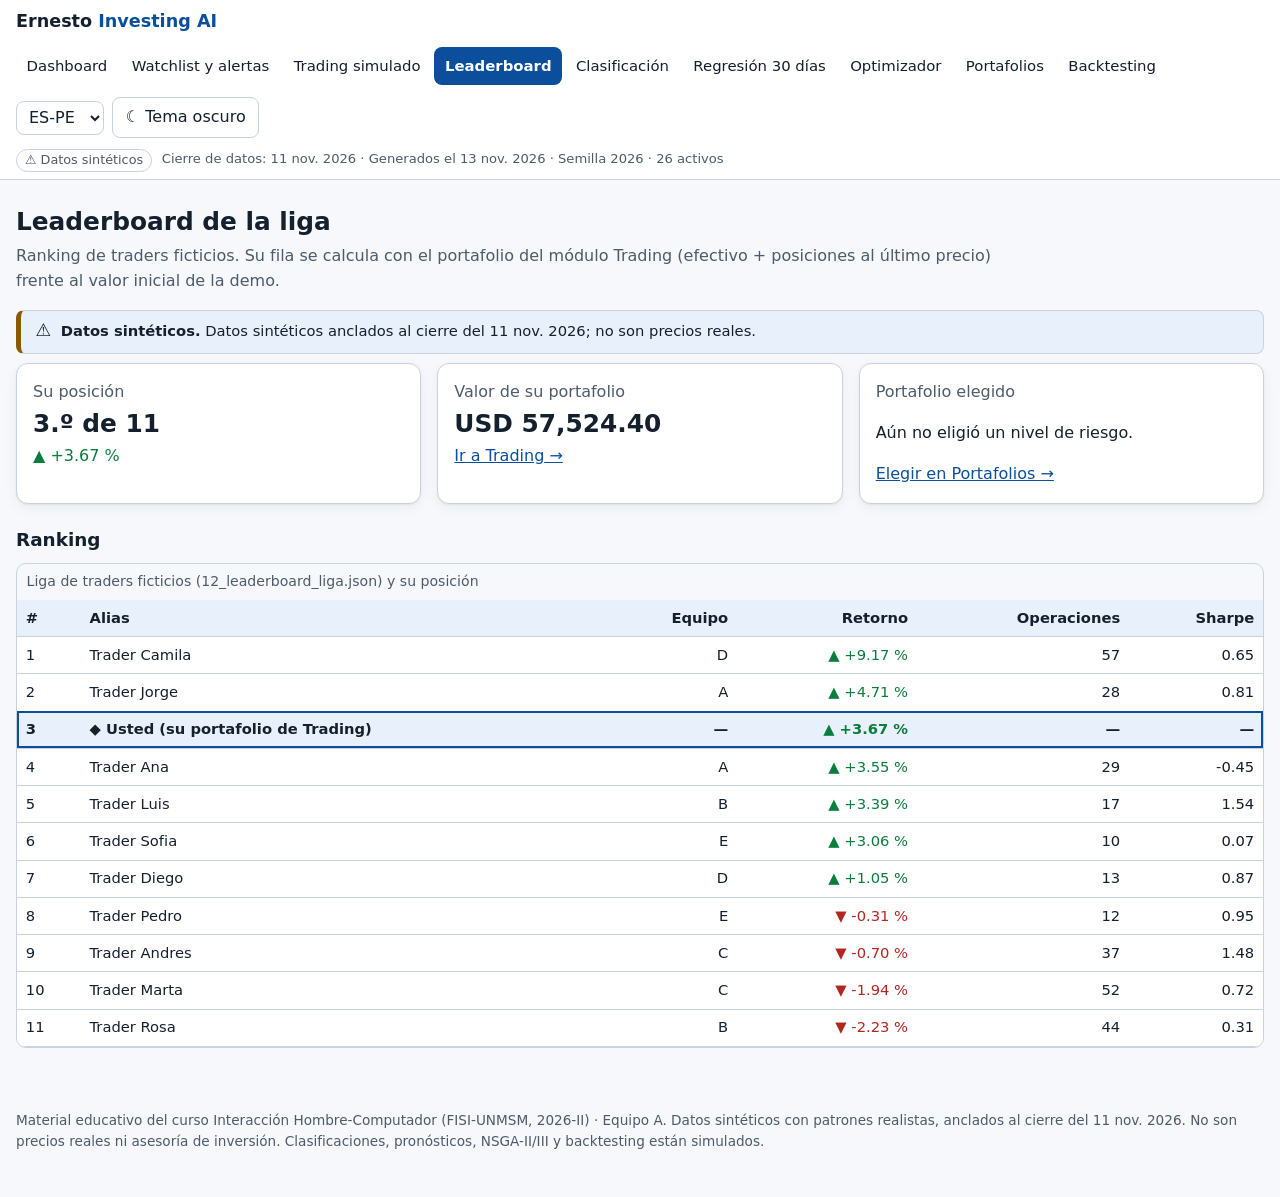
<file: leaderboard.html>
<!doctype html>
<html lang="es"><head><meta charset="utf-8"><meta name="viewport" content="width=device-width,initial-scale=1">
<title>Leaderboard · Ernesto Investing AI</title><link rel="stylesheet" href="css/styles.css"></head>
<body data-page="leaderboard" data-title="lb.title">
<main>
  <h1 data-i18n="lb.title">Leaderboard de la liga</h1>
  <p class="lead" data-i18n="lb.lead">Ranking de traders ficticios. Su fila se calcula con el portafolio del módulo Trading (efectivo + posiciones al último precio) frente al valor inicial de la demo.</p>
  <div data-sim="base"></div>
  <div class="grid" id="me" aria-live="polite"></div>
  <h2 data-i18n="lb.rank">Ranking</h2>
  <div class="tw free"><table><caption data-i18n="lb.cap">Liga de traders ficticios (12_leaderboard_liga.json) y su posición</caption>
    <thead><tr><th scope="col">#</th><th scope="col" class="l" data-i18n="lb.alias">Alias</th><th scope="col" data-i18n="lb.team">Equipo</th>
    <th scope="col" data-i18n="lb.ret">Retorno</th><th scope="col" data-i18n="lb.ops">Operaciones</th><th scope="col" data-i18n="lb.sharpe">Sharpe</th></tr></thead>
    <tbody id="tb"></tbody></table></div>
</main>
<script src="js/common.js"></script>
<script src="js/leaderboard.js"></script>
</body></html>
</file>
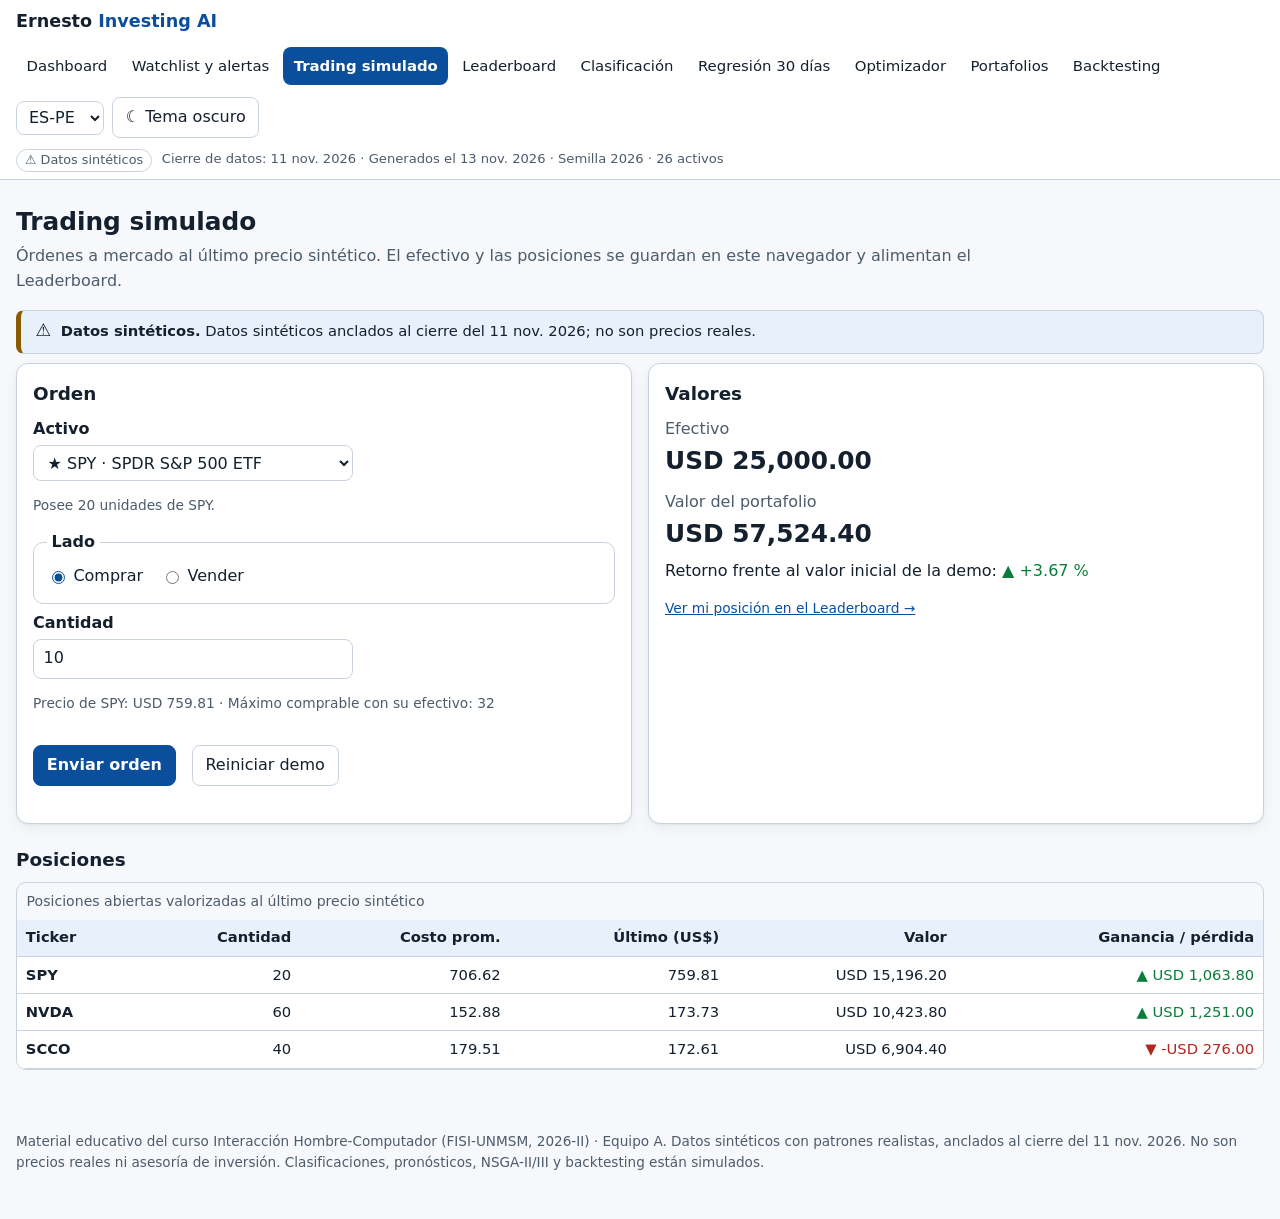
<file: trading.html>
<!doctype html>
<html lang="es"><head><meta charset="utf-8"><meta name="viewport" content="width=device-width,initial-scale=1">
<title>Trading simulado · Ernesto Investing AI</title><link rel="stylesheet" href="css/styles.css"></head>
<body data-page="trading" data-title="tr.title">
<main>
  <h1 data-i18n="tr.title">Trading simulado</h1>
  <p class="lead" data-i18n="tr.lead">Órdenes a mercado al último precio sintético. El efectivo y las posiciones se guardan en este navegador y alimentan el Leaderboard.</p>
  <div data-sim="base"></div>

  <section id="chosenBox" aria-labelledby="h-ch" hidden>
    <div class="banner">
      <h2 id="h-ch" style="margin-top:0"></h2>
      <p id="chDesc" class="small"></p>
      <div class="row">
        <div><label for="cap" data-i18n="tr.capital">Monto a invertir (US$)</label><input id="cap" type="number" min="1" step="1" aria-describedby="capMsg"></div>
        <button type="button" id="gen" class="primary" data-i18n="tr.gen">Generar órdenes propuestas</button>
        <button type="button" id="dismiss" data-i18n="tr.dismiss">Descartar recomendación</button>
      </div>
      <p id="capMsg" class="fieldmsg" role="alert"></p>
      <div id="propBox" hidden>
        <div class="tw free"><table><caption data-i18n="tr.propCap">Órdenes de compra propuestas (desmarque las que quiera ignorar)</caption>
          <thead><tr><th scope="col" data-i18n="tr.include">Incluir</th><th scope="col" data-i18n="d.ticker">Ticker</th><th scope="col" data-i18n="m.weight">Peso</th>
          <th scope="col" data-i18n="tr.price">Precio</th><th scope="col" data-i18n="tr.qty">Cantidad</th><th scope="col" data-i18n="tr.amount">Importe</th></tr></thead>
          <tbody id="prop"></tbody></table></div>
        <p><button type="button" id="exec" class="primary" data-i18n="tr.exec">Ejecutar órdenes seleccionadas</button></p>
      </div>
    </div>
  </section>

  <div class="grid">
    <section class="card" aria-labelledby="h-ord">
      <h2 id="h-ord" data-i18n="tr.order">Orden</h2>
      <form id="f" novalidate>
        <label for="t" data-i18n="d.asset">Activo</label><select id="t" aria-describedby="tMsg"></select>
        <p id="tMsg" class="small mut"></p>
        <fieldset><legend data-i18n="tr.side">Lado</legend>
          <label class="chk"><input type="radio" name="s" value="C" checked> <span data-i18n="tr.buy">Comprar</span></label>
          <label class="chk"><input type="radio" name="s" value="V"> <span data-i18n="tr.sell">Vender</span></label></fieldset>
        <label for="q" data-i18n="tr.qty">Cantidad</label>
        <input id="q" type="number" min="1" step="1" value="10" inputmode="numeric" aria-describedby="qMsg qHint">
        <p id="qHint" class="small mut"></p>
        <p id="qMsg" class="fieldmsg" role="alert"></p>
        <div class="row"><button class="primary" type="submit" data-i18n="tr.send">Enviar orden</button>
          <button type="button" id="rs" data-i18n="tr.reset">Reiniciar demo</button></div>
      </form>
      <p id="msg" role="status" class="fieldmsg"></p>
    </section>
    <section class="card kpi" aria-labelledby="h-val">
      <h2 id="h-val" data-i18n="tr.values">Valores</h2>
      <div class="mut" data-i18n="tr.cash">Efectivo</div><div class="v" id="cash"></div>
      <div class="mut" style="margin-top:.6rem" data-i18n="tr.nav">Valor del portafolio</div><div class="v" id="nav"></div>
      <div id="ret" style="margin-top:.4rem"></div>
      <p class="small"><a href="leaderboard.html" data-i18n="tr.toLb">Ver mi posición en el Leaderboard →</a></p>
    </section>
  </div>

  <h2 data-i18n="tr.positions">Posiciones</h2>
  <div class="tw"><table><caption data-i18n="tr.posCap">Posiciones abiertas valorizadas al último precio sintético</caption>
    <thead><tr><th scope="col" data-i18n="d.ticker">Ticker</th><th scope="col" data-i18n="tr.qty">Cantidad</th><th scope="col" data-i18n="tr.avg">Costo prom.</th>
    <th scope="col" data-i18n="d.last">Último (US$)</th><th scope="col" data-i18n="tr.value">Valor</th><th scope="col" data-i18n="tr.pl">Ganancia / pérdida</th></tr></thead>
    <tbody id="tb"></tbody></table></div>
</main>
<script src="js/common.js"></script>
<script src="js/trading.js"></script>
</body></html>
</file>
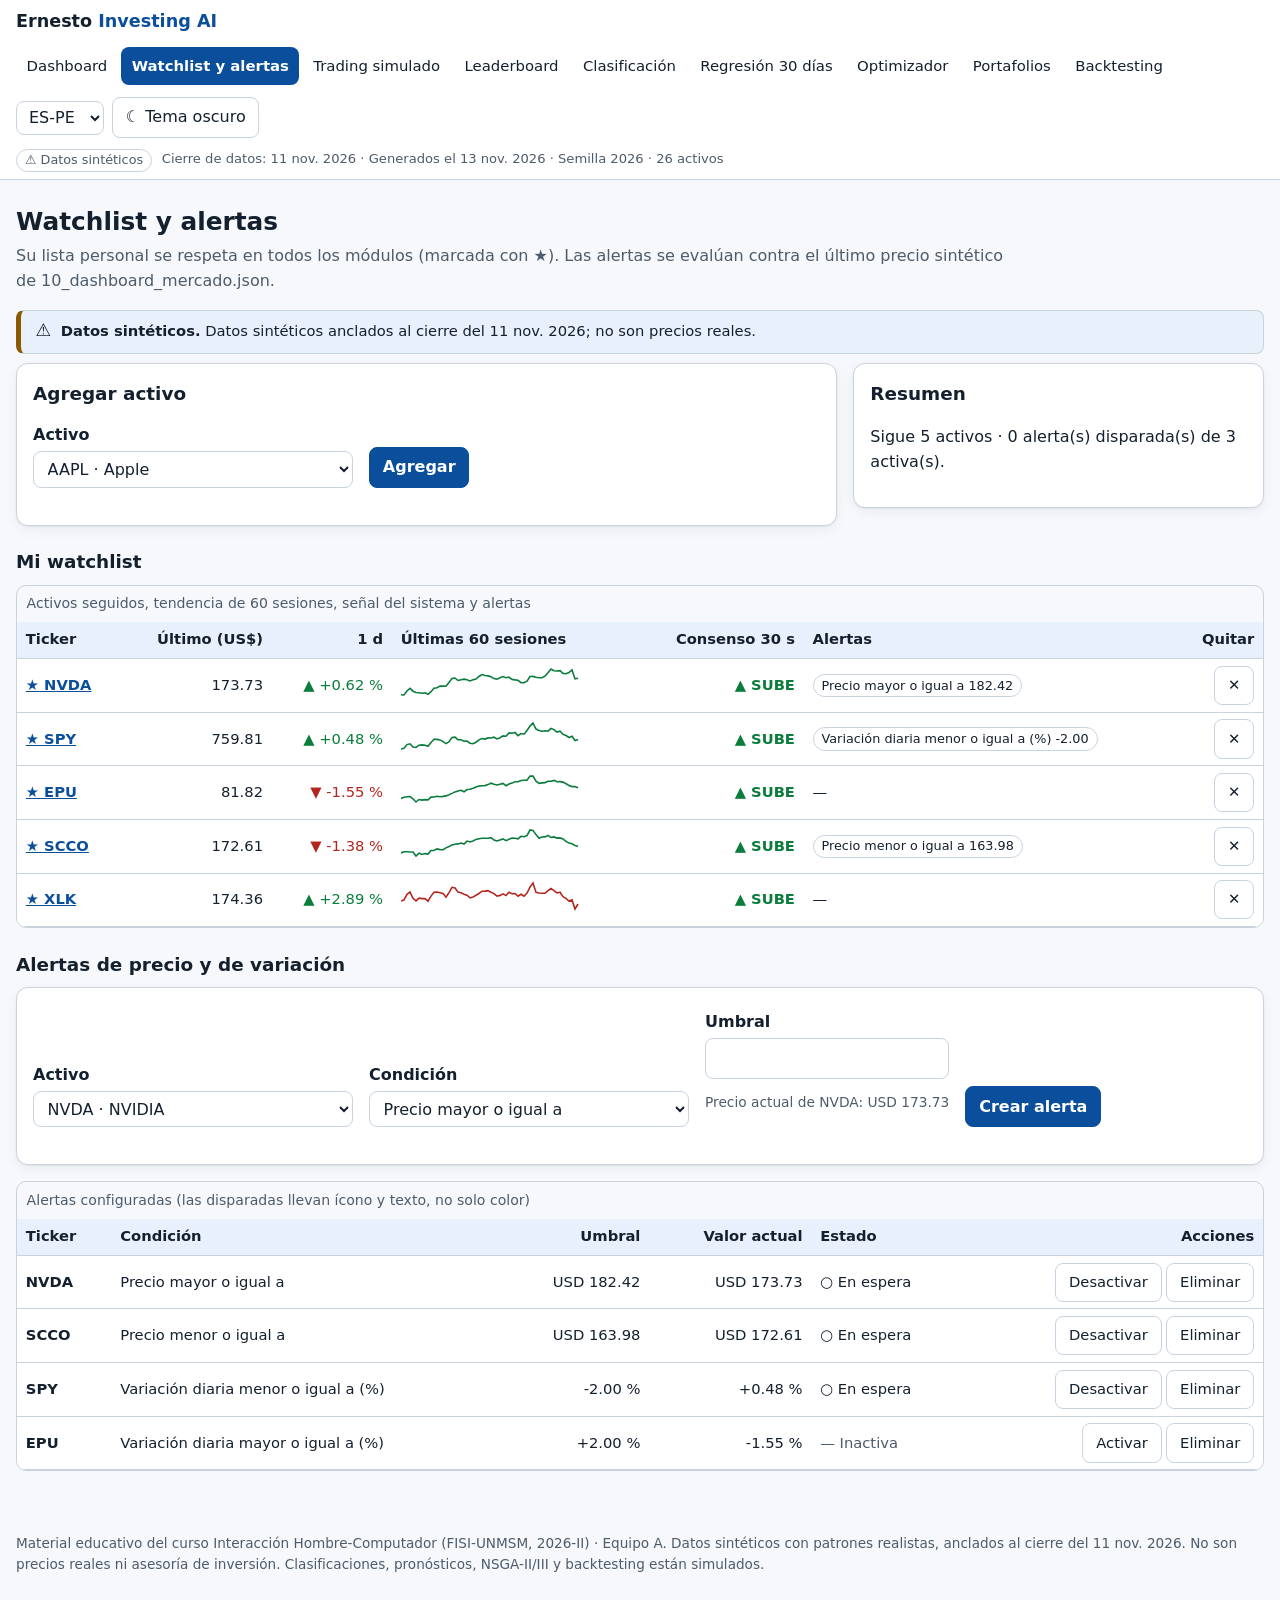
<file: watchlist.html>
<!doctype html>
<html lang="es"><head><meta charset="utf-8"><meta name="viewport" content="width=device-width,initial-scale=1">
<title>Watchlist y alertas · Ernesto Investing AI</title><link rel="stylesheet" href="css/styles.css"></head>
<body data-page="watchlist" data-title="w.title">
<main>
  <h1 data-i18n="w.title">Watchlist y alertas</h1>
  <p class="lead" data-i18n="w.lead">Su lista personal se respeta en todos los módulos (marcada con ★). Las alertas se evalúan contra el último precio sintético.</p>
  <div data-sim="base"></div>
  <div class="grid2">
    <section class="card" aria-labelledby="h-add">
      <h2 id="h-add" data-i18n="w.add">Agregar activo</h2>
      <form id="fAdd" class="row" novalidate>
        <div><label for="add" data-i18n="w.asset">Activo</label><select id="add" aria-describedby="addMsg"></select></div>
        <button class="primary" type="submit" data-i18n="w.addBtn">Agregar</button>
      </form>
      <p id="addMsg" class="fieldmsg" role="status"></p>
    </section>
    <section class="card" aria-labelledby="h-sum">
      <h2 id="h-sum" data-i18n="w.summary">Resumen</h2>
      <p id="sum" aria-live="polite"></p>
    </section>
  </div>

  <h2 data-i18n="w.list">Mi watchlist</h2>
  <div class="tw"><table><caption data-i18n="w.cap">Activos seguidos, tendencia de 60 sesiones, señal del sistema y alertas</caption>
    <thead><tr><th scope="col" data-i18n="d.ticker">Ticker</th><th scope="col" data-i18n="d.last">Último (US$)</th><th scope="col" data-i18n="d.v1d">1 d</th>
    <th scope="col" class="l" data-i18n="w.spark">Últimas 60 sesiones</th><th scope="col" data-i18n="d.sig">Consenso 30 s</th>
    <th scope="col" class="l" data-i18n="w.alertCol">Alertas</th><th scope="col" data-i18n="w.remove">Quitar</th></tr></thead>
    <tbody id="tb"></tbody></table></div>

  <section aria-labelledby="h-al">
    <h2 id="h-al" data-i18n="w.alerts">Alertas de precio y de variación</h2>
    <form id="fAl" class="card" novalidate>
      <div class="row">
        <div><label for="aT" data-i18n="w.asset">Activo</label><select id="aT"></select></div>
        <div><label for="aK" data-i18n="w.type">Condición</label><select id="aK">
          <option value="precio_sobre" data-i18n="w.k.precio_sobre">Precio mayor o igual a</option>
          <option value="precio_bajo" data-i18n="w.k.precio_bajo">Precio menor o igual a</option>
          <option value="var_1d_mayor_a_pct" data-i18n="w.k.var_1d_mayor_a_pct">Variación diaria mayor o igual a (%)</option>
          <option value="var_1d_menor_a_pct" data-i18n="w.k.var_1d_menor_a_pct">Variación diaria menor o igual a (%)</option></select></div>
        <div><label for="aU" data-i18n="w.threshold">Umbral</label><input id="aU" type="number" step="0.01" inputmode="decimal" aria-describedby="aUmsg aUhint">
          <p id="aUhint" class="small mut"></p></div>
        <button class="primary" type="submit" data-i18n="w.create">Crear alerta</button>
      </div>
      <p id="aUmsg" class="fieldmsg" role="alert"></p>
    </form>
    <div class="tw" style="margin-top:1rem"><table><caption data-i18n="w.alCap">Alertas configuradas (las disparadas llevan ícono y texto, no solo color)</caption>
      <thead><tr><th scope="col" data-i18n="d.ticker">Ticker</th><th scope="col" class="l" data-i18n="w.type">Condición</th><th scope="col" data-i18n="w.threshold">Umbral</th>
      <th scope="col" data-i18n="w.current">Valor actual</th><th scope="col" class="l" data-i18n="w.state">Estado</th><th scope="col" data-i18n="w.actions">Acciones</th></tr></thead>
      <tbody id="al"></tbody></table></div>
  </section>
</main>
<script src="js/common.js"></script>
<script src="js/watchlist.js"></script>
</body></html>
</file>
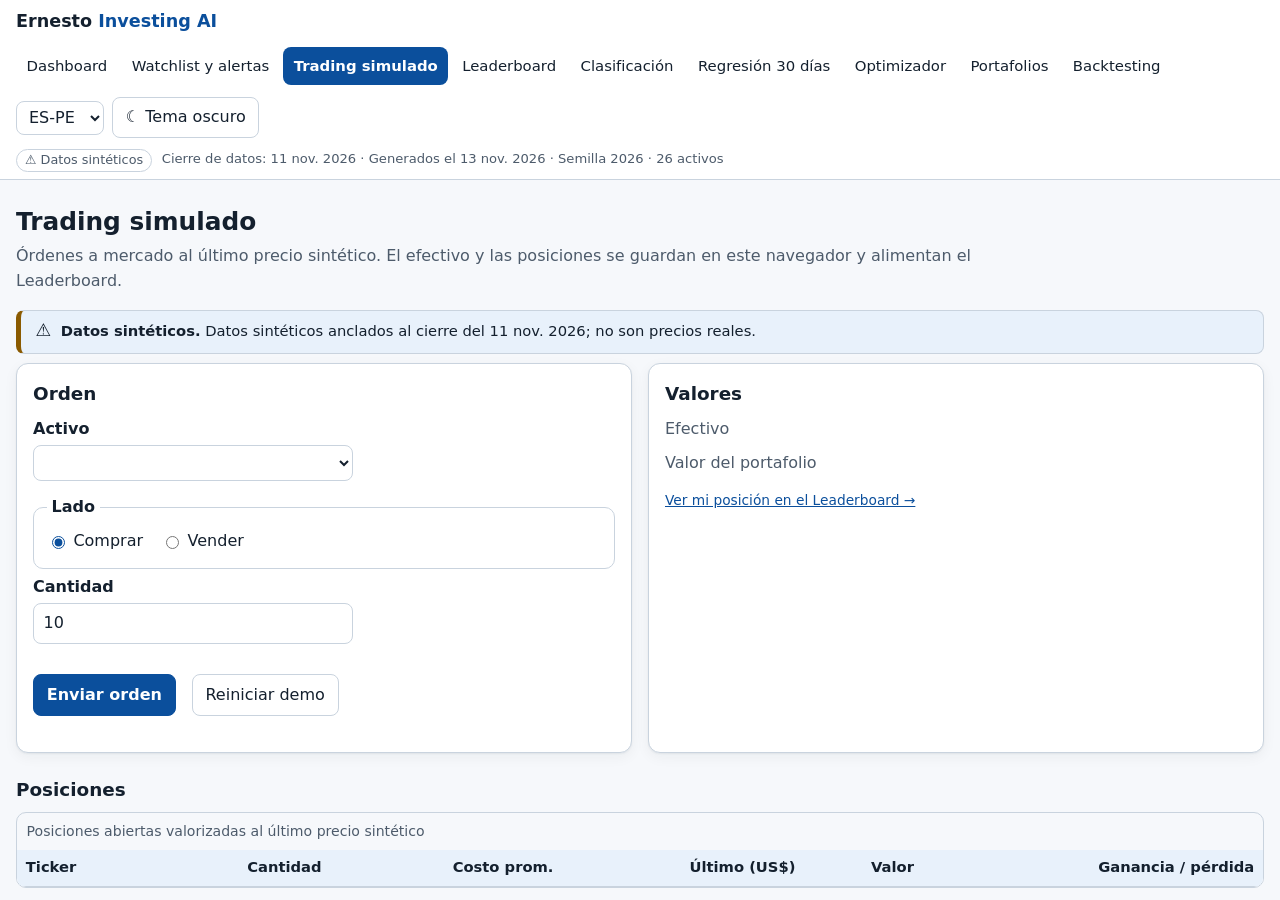
<file: tests/estado_demo.html>
<!doctype html>
<html lang="es"><head><meta charset="utf-8"><title>Cargar estado de demostración</title></head>
<body>
<p>Carga un estado de demostración en este navegador (watchlist inicial y portafolio <strong>Moderado</strong> elegido, leído de
<code>data/08_portafolios_3_niveles_riesgo.json</code>) y abre el módulo indicado en <code>?ir=</code>. Sirve para revisar el
estado compartido Portafolios → Trading → Leaderboard. Para borrarlo use <code>?limpiar=1</code>.</p>
<script>
(async () => {
  const q = new URLSearchParams(location.search);
  if (q.get("limpiar")) { localStorage.clear(); document.body.insertAdjacentHTML("beforeend", "<p><strong>Estado borrado.</strong></p>"); return; }
  const pf = await fetch("../data/08_portafolios_3_niveles_riesgo.json").then(r => r.json());
  const n = pf.niveles.find(x => x.nivel === (q.get("nivel") || "Moderado"));
  localStorage.setItem("eia_elegido", JSON.stringify({ nivel: n.nivel, pesos: n.pesos, excluidos: [], fecha: pf.fecha }));
  const ir = (q.get("ir") || "trading").replace(/[^a-z]/g, "");
  location.replace("../" + ir + ".html" + (q.get("theme") ? "?theme=" + q.get("theme") : ""));
})();
</script>
</body></html>
</file>
<file: css/styles.css>
/* =====================================================================
   Ernesto Investing AI · Sistema web integrado (S13 · Equipo A)
   Hoja de estilos ÚNICA para los 9 módulos (no hay CSS por página).
   Paleta del sistema base: azul #0B4F9C, verde #0A7D3C, rojo #B3261E.
   Todos los pares texto/fondo se verificaron con contraste ≥ 4,5:1
   (WCAG 2.2 AA) en tema claro y oscuro.
   ===================================================================== */
:root{
  --bg:#f6f8fb;--panel:#fff;--fg:#14202e;--mut:#4d5b6b;--bd:#c9d3de;--ac:#0b4f9c;--on-ac:#fff;
  --up:#0a7d3c;--dn:#b3261e;--warn:#8a5a00;--hl:#e8f1fb;--shadow:0 1px 2px rgba(20,32,46,.06),0 4px 14px rgba(20,32,46,.05);
  /* Mapa de calor: fondos suaves para que el texto oscuro conserve contraste ≥ 7:1 */
  --heat-up2:#bfe3cc;--heat-up1:#e3f3e9;--heat-dn1:#fbe4e2;--heat-dn2:#f3c4bf;
  --c1:#0b4f9c;--c2:#0a7d3c;--c3:#b3261e;--c4:#8a5a00;--c5:#6b3fa0;--c6:#00838f;--c7:#5d6b7a;
}
:root[data-theme="dark"]{
  --bg:#0e141b;--panel:#17202b;--fg:#e9eff5;--mut:#aab7c4;--bd:#34455a;--ac:#7db7ff;--on-ac:#0e141b;
  --up:#52d18a;--dn:#ff8a80;--warn:#ffcc66;--hl:#1e2c3d;--shadow:none;
  --heat-up2:#1d5236;--heat-up1:#173527;--heat-dn1:#3d2220;--heat-dn2:#5c2a26;
  --c1:#7db7ff;--c2:#52d18a;--c3:#ff8a80;--c4:#ffcc66;--c5:#c9a7ff;--c6:#5fd3df;--c7:#aab7c4;
}
@media (prefers-color-scheme:dark){:root:not([data-theme="light"]){
  --bg:#0e141b;--panel:#17202b;--fg:#e9eff5;--mut:#aab7c4;--bd:#34455a;--ac:#7db7ff;--on-ac:#0e141b;
  --up:#52d18a;--dn:#ff8a80;--warn:#ffcc66;--hl:#1e2c3d;--shadow:none;
  --heat-up2:#1d5236;--heat-up1:#173527;--heat-dn1:#3d2220;--heat-dn2:#5c2a26;
  --c1:#7db7ff;--c2:#52d18a;--c3:#ff8a80;--c4:#ffcc66;--c5:#c9a7ff;--c6:#5fd3df;--c7:#aab7c4;}}

*{box-sizing:border-box}
html{-webkit-text-size-adjust:100%}
body{margin:0;background:var(--bg);color:var(--fg);font:16px/1.55 system-ui,"Segoe UI",Roboto,Arial,sans-serif;overflow-x:hidden}
a{color:var(--ac)}
.vh{position:absolute!important;width:1px;height:1px;margin:-1px;overflow:hidden;clip:rect(0 0 0 0);white-space:nowrap;border:0}
.skip{position:absolute;left:-999px;top:0;background:var(--ac);color:var(--on-ac);padding:.6rem 1rem;z-index:99;border-radius:0 0 8px 0;font-weight:600}
.skip:focus{left:8px;top:8px}
:focus-visible{outline:3px solid var(--ac);outline-offset:2px}

/* ---------- Encabezado y navegación única ---------- */
header.top{background:var(--panel);border-bottom:1px solid var(--bd);position:sticky;top:0;z-index:20}
.bar{max-width:80rem;margin:0 auto;padding:.5rem 1rem;display:flex;gap:.75rem;align-items:center;flex-wrap:wrap}
.brand{font-weight:800;font-size:1.1rem;color:var(--fg);text-decoration:none;white-space:nowrap}.brand span{color:var(--ac)}
#menuBtn{display:none}
nav.mods ul{list-style:none;margin:0;padding:0;display:flex;gap:.2rem;flex-wrap:wrap}
nav.mods a{display:block;padding:.4rem .6rem;border-radius:8px;color:var(--fg);text-decoration:none;border:1px solid transparent;font-size:.93rem}
nav.mods a:hover{background:var(--hl)}
nav.mods a[aria-current="page"]{background:var(--ac);color:var(--on-ac);font-weight:600}
.sp{flex:1}
.tools{display:flex;gap:.5rem;align-items:center}
.tools select{width:auto;padding:.35rem .5rem}
.datebar{max-width:80rem;margin:0 auto;padding:.15rem 1rem .45rem;font-size:.82rem;color:var(--mut);display:flex;gap:.6rem;flex-wrap:wrap}
@media (max-width:900px){
  #menuBtn{display:inline-block}
  nav.mods{flex-basis:100%;display:none}
  nav.mods.open{display:block}
  nav.mods ul{flex-direction:column}
}

/* ---------- Componentes base ---------- */
button,.btn{font:inherit;border:1px solid var(--bd);background:var(--panel);color:var(--fg);padding:.45rem .8rem;border-radius:8px;cursor:pointer;text-decoration:none;display:inline-block}
button:hover,.btn:hover{background:var(--hl)}
button.primary,.btn.primary{background:var(--ac);color:var(--on-ac);border-color:var(--ac);font-weight:600}
button.primary:hover,.btn.primary:hover{filter:brightness(1.08)}
button.link{border:0;background:none;color:var(--ac);padding:0;text-decoration:underline;cursor:pointer}
button[disabled]{opacity:.55;cursor:not-allowed}
main{max-width:80rem;margin:0 auto;padding:1rem 1rem 3rem}
h1{font-size:1.55rem;margin:.4rem 0 .2rem}h2{font-size:1.15rem;margin:1.4rem 0 .5rem}h3{font-size:1rem;margin:.8rem 0 .4rem}
.lead{color:var(--mut);margin:.1rem 0 1rem;max-width:62rem}
.aviso{background:var(--hl);border:1px solid var(--bd);border-left:5px solid var(--warn);padding:.6rem .9rem;border-radius:8px;color:var(--fg);font-size:.92rem;margin:.6rem 0}
.aviso strong{color:var(--fg)}
.sim{display:flex;gap:.6rem;align-items:flex-start}
.sim .ico{font-size:1.1rem;line-height:1.2}
.grid{display:grid;gap:1rem;grid-template-columns:repeat(auto-fit,minmax(15rem,1fr))}
.grid2{display:grid;gap:1rem;grid-template-columns:minmax(0,2fr) minmax(0,1fr);align-items:start}
.grid3{display:grid;gap:1rem;grid-template-columns:repeat(3,minmax(0,1fr))}
@media (max-width:900px){.grid2,.grid3{grid-template-columns:minmax(0,1fr)}}
.card{background:var(--panel);border:1px solid var(--bd);border-radius:12px;padding:1rem;box-shadow:var(--shadow);min-width:0}
.card h2,.card h3{margin-top:0}
.kpi .v{font-size:1.55rem;font-weight:700}
.up{color:var(--up)}.dn{color:var(--dn)}.mut{color:var(--mut)}
.small{font-size:.86rem}
table{width:100%;border-collapse:collapse;background:var(--panel);font-size:.92rem}
caption{text-align:left;padding:.45rem .6rem;color:var(--mut);font-size:.88rem;caption-side:top}
th,td{padding:.42rem .55rem;border-bottom:1px solid var(--bd);text-align:right;vertical-align:middle}
th:first-child,td:first-child,td.l,th.l{text-align:left}
thead th{background:var(--hl);position:sticky;top:0;z-index:1}
tbody tr:hover{background:var(--hl)}
tr.sel{outline:2px solid var(--ac);outline-offset:-2px}
.tw{overflow:auto;max-height:32rem;border:1px solid var(--bd);border-radius:10px;max-width:100%}
.tw.free{max-height:none}
th button.sort{all:unset;cursor:pointer;font-weight:700;display:inline-flex;gap:.25rem;align-items:center}
th button.sort:focus-visible{outline:3px solid var(--ac);outline-offset:2px;border-radius:4px}
th button.sort::after{content:"↕";color:var(--mut);font-weight:400}
th[aria-sort="ascending"] button.sort::after{content:"▲";color:var(--fg)}
th[aria-sort="descending"] button.sort::after{content:"▼";color:var(--fg)}
label{display:block;font-weight:600;margin:.4rem 0 .2rem}
input,select{font:inherit;padding:.42rem .6rem;border:1px solid var(--bd);border-radius:8px;background:var(--panel);color:var(--fg);width:100%;max-width:20rem}
input[type=checkbox],input[type=radio]{width:auto;accent-color:var(--ac)}
input[aria-invalid="true"],select[aria-invalid="true"]{border:2px solid var(--dn)}
.row{display:flex;gap:1rem;flex-wrap:wrap;align-items:end}
.row>div{min-width:0}
fieldset{border:1px solid var(--bd);border-radius:10px;padding:.4rem .8rem .7rem;margin:0;min-width:0}
legend{font-weight:600;padding:0 .3rem}
.chk{display:inline-flex;gap:.35rem;align-items:center;font-weight:400;margin:.15rem .8rem .15rem 0}
.chart{height:24rem;width:100%}
.chart.sm{height:17rem}
@media (max-width:640px){main{padding:.75rem}.chart{height:19rem}.chart.sm{height:15rem}h1{font-size:1.3rem}}
details{margin:.5rem 0}
summary{cursor:pointer;font-weight:600;color:var(--ac);padding:.25rem 0}
pre{background:var(--hl);padding:.8rem;border-radius:8px;overflow:auto;font-size:.85rem;max-width:100%}
main{overflow-wrap:anywhere}
.tag{display:inline-block;padding:.05rem .5rem;border-radius:999px;border:1px solid var(--bd);font-size:.8rem;white-space:nowrap}
.err{color:var(--dn);font-weight:600}
.ok{color:var(--up);font-weight:600}
.fieldmsg{font-size:.88rem;margin:.25rem 0 0;min-height:1.2em}

/* ---------- Señales SUBE/BAJA: color + palabra + símbolo ---------- */
.sig{display:inline-flex;align-items:center;gap:.25rem;font-weight:700;white-space:nowrap}
.sig.up{color:var(--up)}.sig.dn{color:var(--dn)}
.pill{display:inline-block;padding:.1rem .55rem;border-radius:999px;font-weight:700;font-size:.85rem;border:1px solid currentColor;white-space:nowrap}
.conf-alta{font-weight:700}.conf-media{font-weight:600}.conf-baja{font-weight:400;font-style:italic}

/* Mapa de calor activo × modelo */
.heat{font-size:.8rem}
.heat th,.heat td{padding:.3rem .35rem;text-align:center;white-space:nowrap;border:1px solid var(--bd)}
.heat thead th{writing-mode:vertical-rl;transform:rotate(180deg);height:12rem;vertical-align:bottom;text-align:left;font-weight:600}
.heat thead th:first-child,.heat thead th.cons{writing-mode:horizontal-tb;transform:none;height:auto;vertical-align:bottom}
.heat tbody th{position:sticky;left:0;background:var(--panel);z-index:1;text-align:left}
.heat td{color:var(--fg);min-width:3.6rem}
.heat td.u2{background:var(--heat-up2)}.heat td.u1{background:var(--heat-up1)}
.heat td.d1{background:var(--heat-dn1)}.heat td.d2{background:var(--heat-dn2)}
.heat td .s{font-weight:700}
.heat td .p{display:block;font-size:.72rem;color:var(--fg);opacity:.9}
.heat tr.wl th::after{content:" ★";color:var(--warn)}
.legend{display:flex;gap:.6rem;flex-wrap:wrap;font-size:.82rem;margin:.4rem 0}
.legend span{display:inline-flex;gap:.3rem;align-items:center}
.legend i{display:inline-block;width:1.1rem;height:.9rem;border:1px solid var(--bd);border-radius:3px}

/* Barras de votos y pesos (HTML accesible, no dependen de ECharts) */
.bar-h{display:flex;height:.9rem;border-radius:999px;overflow:hidden;border:1px solid var(--bd);background:var(--hl)}
.bar-h .u{background:var(--up)}.bar-h .d{background:var(--dn)}
.wbars{list-style:none;padding:0;margin:.3rem 0}
.wbars li{display:grid;grid-template-columns:4.2rem minmax(0,1fr) 3.8rem;gap:.5rem;align-items:center;margin:.2rem 0;font-size:.9rem}
.wbars .track{height:.75rem;background:var(--hl);border-radius:999px;border:1px solid var(--bd);overflow:hidden}
.wbars .fill{height:100%;background:var(--ac)}
.wbars .n{text-align:right;font-variant-numeric:tabular-nums}

/* Tarjetas de portafolio */
.pcard{display:flex;flex-direction:column;gap:.4rem;border-top:6px solid var(--c1)}
.pcard.Conservador{border-top-color:var(--c2)}.pcard.Moderado{border-top-color:var(--c1)}.pcard.Agresivo{border-top-color:var(--c3)}
.pcard.chosen{outline:3px solid var(--ac);outline-offset:2px}
.metrics{display:grid;grid-template-columns:repeat(2,minmax(0,1fr));gap:.4rem .8rem;margin:.2rem 0}
.metrics div{display:flex;flex-direction:column}
.metrics b{font-size:1.15rem}
.metrics span{font-size:.8rem;color:var(--mut)}
.timeline{list-style:none;margin:0;padding:0;display:grid;gap:.5rem}
.timeline li{border-left:4px solid var(--ac);padding:.3rem .7rem;background:var(--panel);border-radius:0 8px 8px 0;border-top:1px solid var(--bd);border-bottom:1px solid var(--bd);border-right:1px solid var(--bd)}
.banner{border:2px solid var(--ac);border-radius:12px;padding:.8rem 1rem;background:var(--hl);margin:.8rem 0}
.crumbs{display:flex;gap:.5rem;flex-wrap:wrap;margin:.6rem 0}
.star{border:0;background:none;font-size:1.1rem;padding:.1rem .3rem;color:var(--warn);cursor:pointer}
footer.site{max-width:80rem;margin:0 auto;padding:0 1rem 2rem;color:var(--mut);font-size:.85rem}
</file>
